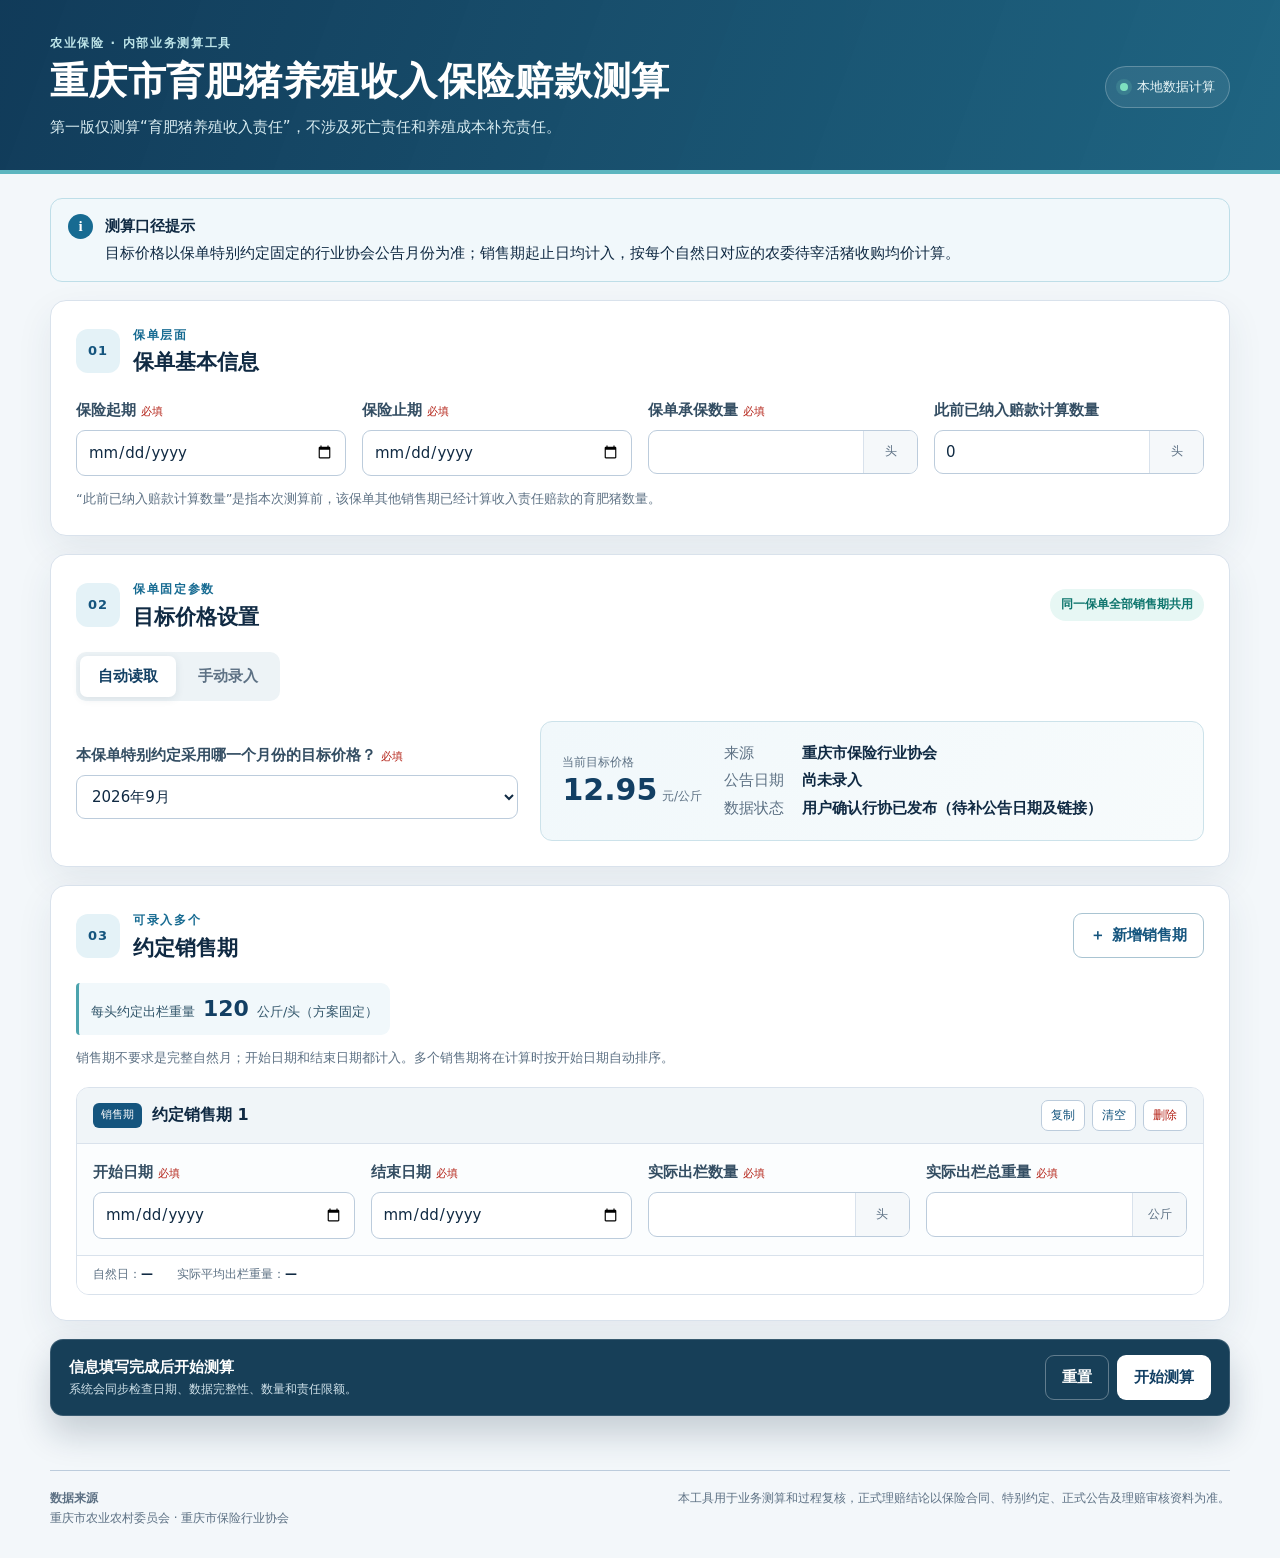
<file: pig-income-claim/index.html>
<!doctype html>
<html lang="zh-CN">
  <head>
    <meta charset="UTF-8" />
    <meta name="viewport" content="width=device-width, initial-scale=1.0" />
    <meta name="description" content="重庆市育肥猪养殖收入保险赔款测算工具" />
    <title>重庆市育肥猪养殖收入保险赔款测算</title>
    <link rel="stylesheet" href="./assets/css/style.css" />
  </head>
  <body>
    <a class="skip-link" href="#main-content">跳到主要内容</a>

    <header class="site-header no-print">
      <div class="header-inner">
        <div>
          <p class="eyebrow">农业保险 · 内部业务测算工具</p>
          <h1>重庆市育肥猪养殖收入保险赔款测算</h1>
          <p class="header-subtitle">第一版仅测算“育肥猪养殖收入责任”，不涉及死亡责任和养殖成本补充责任。</p>
        </div>
        <div class="header-status" aria-label="工具状态">
          <span class="status-dot" aria-hidden="true"></span>
          <span>本地数据计算</span>
        </div>
      </div>
    </header>

    <main id="main-content" class="page-shell">
      <section class="print-only print-title">
        <p>重庆市育肥猪养殖收入保险</p>
        <h1>育肥猪养殖收入保险赔款测算单</h1>
        <p>计算时间：<span data-printed-at>—</span></p>
      </section>

      <section class="tool-notice" aria-label="使用提示">
        <div class="notice-icon" aria-hidden="true">i</div>
        <div>
          <strong>测算口径提示</strong>
          <p>目标价格以保单特别约定固定的行业协会公告月份为准；销售期起止日均计入，按每个自然日对应的农委待宰活猪收购均价计算。</p>
        </div>
      </section>

      <div id="data-load-alert" class="alert alert-error" role="alert" hidden></div>

      <section class="card" aria-labelledby="policy-heading">
        <div class="section-heading">
          <div class="step-number">01</div>
          <div>
            <p class="section-kicker">保单层面</p>
            <h2 id="policy-heading">保单基本信息</h2>
          </div>
        </div>
        <div class="form-grid four-columns">
          <label class="field">
            <span>保险起期 <em>必填</em></span>
            <input id="insurance-start" type="date" autocomplete="off" />
          </label>
          <label class="field">
            <span>保险止期 <em>必填</em></span>
            <input id="insurance-end" type="date" autocomplete="off" />
          </label>
          <label class="field">
            <span>保单承保数量 <em>必填</em></span>
            <div class="input-with-unit"><input id="insured-count" type="number" min="1" step="1" inputmode="numeric" /><span>头</span></div>
          </label>
          <label class="field">
            <span>此前已纳入赔款计算数量</span>
            <div class="input-with-unit"><input id="previous-count" type="number" min="0" step="1" value="0" inputmode="numeric" /><span>头</span></div>
          </label>
        </div>
        <p class="field-help">“此前已纳入赔款计算数量”是指本次测算前，该保单其他销售期已经计算收入责任赔款的育肥猪数量。</p>
      </section>

      <section class="card" aria-labelledby="target-heading">
        <div class="section-heading heading-with-badge">
          <div class="section-heading-main">
            <div class="step-number">02</div>
            <div>
              <p class="section-kicker">保单固定参数</p>
              <h2 id="target-heading">目标价格设置</h2>
            </div>
          </div>
          <span class="fixed-badge">同一保单全部销售期共用</span>
        </div>

        <fieldset class="mode-switch no-print">
          <legend>目标价格获取方式</legend>
          <label><input type="radio" name="target-mode" value="auto" checked /><span>自动读取</span></label>
          <label><input type="radio" name="target-mode" value="manual" /><span>手动录入</span></label>
        </fieldset>

        <div id="auto-target-panel">
          <div class="target-layout">
            <label class="field target-month-field">
              <span>本保单特别约定采用哪一个月份的目标价格？ <em>必填</em></span>
              <select id="target-month"></select>
            </label>
            <div id="target-source-card" class="target-source-card" aria-live="polite">
              <div>
                <p>当前目标价格</p>
                <strong id="auto-target-price">—</strong>
                <span>元/公斤</span>
              </div>
              <dl>
                <div><dt>来源</dt><dd id="auto-target-source">—</dd></div>
                <div><dt>公告日期</dt><dd id="auto-target-date">—</dd></div>
                <div><dt>数据状态</dt><dd id="auto-target-status">—</dd></div>
              </dl>
              <a id="auto-target-link" class="source-link" href="#" target="_blank" rel="noreferrer" hidden>查看正式公告</a>
            </div>
          </div>
        </div>

        <div id="manual-target-panel" hidden>
          <div class="form-grid two-columns">
            <label class="field">
              <span>目标价格对应年月 <em>必填</em></span>
              <input id="manual-target-month" type="month" value="2026-08" />
            </label>
            <label class="field">
              <span>目标价格 <em>必填</em></span>
              <div class="input-with-unit"><input id="manual-target-price" type="number" min="0.0001" step="0.01" inputmode="decimal" /><span>元/公斤</span></div>
            </label>
            <label class="field">
              <span>公告发布日期（选填）</span>
              <input id="manual-target-date" type="date" />
            </label>
            <label class="field">
              <span>公告链接或备注（选填）</span>
              <input id="manual-target-note" type="text" maxlength="300" placeholder="可粘贴公告链接或填写复核备注" />
            </label>
          </div>
          <div class="alert alert-warning compact-alert">
            本次目标价格为用户手动录入，仅用于当前页面本次测算，不会写入或覆盖公共目标价格数据文件。
          </div>
        </div>
      </section>

      <section class="card" aria-labelledby="period-heading">
        <div class="section-heading heading-with-action">
          <div class="section-heading-main">
            <div class="step-number">03</div>
            <div>
              <p class="section-kicker">可录入多个</p>
              <h2 id="period-heading">约定销售期</h2>
            </div>
          </div>
          <button id="add-period" class="button button-secondary no-print" type="button"><span aria-hidden="true">＋</span>新增销售期</button>
        </div>

        <div class="fixed-parameter"><span>每头约定出栏重量</span><strong>120</strong><span>公斤/头（方案固定）</span></div>
        <p class="field-help">销售期不要求是完整自然月；开始日期和结束日期都计入。多个销售期将在计算时按开始日期自动排序。</p>
        <div id="period-list" class="period-list"></div>
      </section>

      <section class="action-bar no-print" aria-label="测算操作">
        <div>
          <strong>信息填写完成后开始测算</strong>
          <span>系统会同步检查日期、数据完整性、数量和责任限额。</span>
        </div>
        <div class="action-buttons">
          <button id="reset-all" class="button button-ghost" type="button">重置</button>
          <button id="calculate" class="button button-primary" type="button">开始测算</button>
        </div>
      </section>

      <section id="result-section" class="results" hidden aria-labelledby="result-heading">
        <div id="result-status" class="result-status" role="status"></div>
        <div id="validation-messages"></div>

        <div class="results-heading">
          <div>
            <p class="section-kicker">计算结果</p>
            <h2 id="result-heading">销售期赔款测算明细</h2>
          </div>
          <button id="print-result" class="button button-secondary no-print" type="button">打印 / 导出PDF</button>
        </div>

        <div id="period-results" class="period-results"></div>

        <section class="summary-section" aria-labelledby="summary-heading">
          <div class="summary-title">
            <div>
              <p class="section-kicker">保单层面</p>
              <h2 id="summary-heading">多销售期汇总</h2>
            </div>
            <div class="claim-total"><span>当前页面累计赔款</span><strong id="summary-current-claims">0.00</strong><span>元</span></div>
          </div>

          <div class="table-scroll">
            <table class="summary-table">
              <thead>
                <tr>
                  <th>序号</th><th>销售期</th><th>出栏数量</th><th>实际价格</th><th>价差</th><th>每头赔款</th><th>销售期赔款</th><th>数据状态</th>
                </tr>
              </thead>
              <tbody id="summary-table-body"></tbody>
            </table>
          </div>

          <div id="summary-cards" class="summary-cards"></div>
          <p class="summary-note">理论剩余责任限额按“剩余可纳入赔款计算数量 × 600元/头”计算，不代替财务系统中已赔金额核对。</p>
        </section>

        <section class="calculation-basis" aria-labelledby="basis-heading">
          <h2 id="basis-heading">计算依据与使用说明</h2>
          <div class="basis-grid">
            <div><strong>实际价格</strong><p>销售期内每个自然日对应的待宰活猪收购价之和 ÷ 自然日总天数。</p></div>
            <div><strong>赔款计算重量</strong><p>实际平均出栏重量与120公斤之间的较小值。</p></div>
            <div><strong>精度</strong><p>每头赔款保留完整精度，乘以实际出栏数量后，销售期总赔款保留两位小数。</p></div>
            <div><strong>责任限额</strong><p>收入责任每头赔款最高600元；累计数量不得超过保单承保数量。</p></div>
          </div>
          <div id="manual-print-warning" class="alert alert-warning" hidden>
            本次测算目标价格为用户手动录入，请根据保单特别约定及行业协会正式公告进行复核。
          </div>
        </section>
      </section>
    </main>

    <footer class="site-footer">
      <div>
        <strong>数据来源</strong>
        <span>重庆市农业农村委员会 · 重庆市保险行业协会</span>
      </div>
      <p>本工具用于业务测算和过程复核，正式理赔结论以保险合同、特别约定、正式公告及理赔审核资料为准。</p>
    </footer>

    <template id="period-template">
      <article class="period-card" data-period-card>
        <div class="period-card-header">
          <div>
            <span class="period-order">销售期</span>
            <h3 data-period-title>约定销售期</h3>
          </div>
          <div class="period-actions no-print">
            <button type="button" data-action="copy">复制</button>
            <button type="button" data-action="clear">清空</button>
            <button type="button" data-action="delete" class="danger-action">删除</button>
          </div>
        </div>
        <div class="form-grid four-columns">
          <label class="field"><span>开始日期 <em>必填</em></span><input data-field="start" type="date" /></label>
          <label class="field"><span>结束日期 <em>必填</em></span><input data-field="end" type="date" /></label>
          <label class="field"><span>实际出栏数量 <em>必填</em></span><div class="input-with-unit"><input data-field="quantity" type="number" min="1" step="1" inputmode="numeric" /><span>头</span></div></label>
          <label class="field"><span>实际出栏总重量 <em>必填</em></span><div class="input-with-unit"><input data-field="totalWeight" type="number" min="0.01" step="0.01" inputmode="decimal" /><span>公斤</span></div></label>
        </div>
        <div class="period-inline-summary">
          <span>自然日：<strong data-days>—</strong></span>
          <span>实际平均出栏重量：<strong data-average-weight>—</strong></span>
        </div>
      </article>
    </template>

    <script type="module" src="./assets/js/app.js"></script>
  </body>
</html>
</file>
<file: pig-income-claim/assets/css/style.css>
:root {
  --ink: #102a43;
  --muted: #5d7184;
  --line: #d9e2ec;
  --line-strong: #bcccdc;
  --paper: #ffffff;
  --canvas: #f3f7fa;
  --blue-900: #123f63;
  --blue-800: #15557e;
  --blue-700: #176b92;
  --blue-100: #e4f2f7;
  --blue-50: #f1f8fb;
  --teal: #0f766e;
  --teal-soft: #e7f7f4;
  --green: #26734d;
  --green-soft: #edf8f1;
  --amber: #a55b07;
  --amber-soft: #fff7e8;
  --red: #b42318;
  --red-soft: #fff0ef;
  --shadow: 0 14px 36px rgba(35, 62, 83, 0.08);
  --radius: 16px;
  --font: "Microsoft YaHei", "PingFang SC", "Noto Sans CJK SC", system-ui, sans-serif;
}

* { box-sizing: border-box; }

html { scroll-behavior: smooth; }

body {
  margin: 0;
  color: var(--ink);
  background: var(--canvas);
  font-family: var(--font);
  font-size: 15px;
  line-height: 1.65;
}

button, input, select { font: inherit; }

button { cursor: pointer; }

a { color: var(--blue-700); }

.skip-link {
  position: fixed;
  left: 16px;
  top: -60px;
  z-index: 100;
  padding: 10px 14px;
  color: #fff;
  background: var(--blue-900);
  border-radius: 8px;
}

.skip-link:focus { top: 16px; }

.site-header {
  color: #fff;
  background:
    linear-gradient(110deg, rgba(12, 55, 86, 0.98), rgba(18, 91, 122, 0.94)),
    radial-gradient(circle at 85% 20%, rgba(255,255,255,.16), transparent 30%);
  border-bottom: 4px solid #5cb5bf;
}

.header-inner {
  width: min(1180px, calc(100% - 40px));
  margin: 0 auto;
  padding: 34px 0 30px;
  display: flex;
  justify-content: space-between;
  gap: 32px;
  align-items: center;
}

.eyebrow, .section-kicker {
  margin: 0 0 4px;
  font-size: 12px;
  font-weight: 700;
  letter-spacing: .14em;
  text-transform: uppercase;
}

.site-header .eyebrow { color: #bde4e8; }

.site-header h1 {
  margin: 0;
  font-size: clamp(25px, 3.2vw, 38px);
  line-height: 1.25;
  letter-spacing: .02em;
}

.header-subtitle {
  max-width: 760px;
  margin: 10px 0 0;
  color: #d9edf2;
}

.header-status {
  flex: 0 0 auto;
  display: inline-flex;
  align-items: center;
  gap: 9px;
  padding: 9px 14px;
  border: 1px solid rgba(255,255,255,.24);
  border-radius: 999px;
  color: #eaf7f8;
  background: rgba(255,255,255,.08);
  font-size: 13px;
  white-space: nowrap;
}

.status-dot {
  width: 8px;
  height: 8px;
  background: #7ee0bf;
  border-radius: 50%;
  box-shadow: 0 0 0 4px rgba(126,224,191,.15);
}

.page-shell {
  width: min(1180px, calc(100% - 40px));
  margin: 24px auto 54px;
}

.tool-notice, .alert {
  display: flex;
  align-items: flex-start;
  gap: 12px;
  padding: 15px 17px;
  border-radius: 12px;
  border: 1px solid #bedee8;
  background: var(--blue-50);
}

.tool-notice { margin-bottom: 18px; }

.tool-notice p, .alert p { margin: 2px 0 0; }

.notice-icon {
  flex: 0 0 auto;
  width: 25px;
  height: 25px;
  display: grid;
  place-items: center;
  color: #fff;
  background: var(--blue-700);
  border-radius: 50%;
  font-weight: 800;
  font-family: Georgia, serif;
}

.alert { margin: 14px 0; }
.alert-error { color: #7a271a; border-color: #f0b7b0; background: var(--red-soft); }
.alert-warning { color: #784207; border-color: #f3d19a; background: var(--amber-soft); }
.alert-success { color: #175c3c; border-color: #abd8bd; background: var(--green-soft); }
.compact-alert { padding: 11px 13px; font-size: 13px; }

.card, .summary-section, .calculation-basis {
  margin-top: 18px;
  padding: 25px;
  background: var(--paper);
  border: 1px solid var(--line);
  border-radius: var(--radius);
  box-shadow: var(--shadow);
}

.section-heading, .section-heading-main, .results-heading, .summary-title {
  display: flex;
  align-items: center;
  gap: 13px;
}

.section-heading { margin-bottom: 22px; }
.heading-with-badge, .heading-with-action, .results-heading, .summary-title { justify-content: space-between; }

.step-number {
  flex: 0 0 auto;
  width: 44px;
  height: 44px;
  display: grid;
  place-items: center;
  color: var(--blue-800);
  background: var(--blue-100);
  border-radius: 12px;
  font-size: 13px;
  font-weight: 800;
  letter-spacing: .08em;
}

.section-kicker { color: var(--blue-700); }

.section-heading h2, .results-heading h2, .summary-title h2, .calculation-basis h2 {
  margin: 0;
  font-size: 21px;
  line-height: 1.25;
}

.fixed-badge {
  padding: 6px 11px;
  color: var(--teal);
  background: var(--teal-soft);
  border-radius: 999px;
  font-size: 12px;
  font-weight: 700;
}

.form-grid {
  display: grid;
  gap: 16px;
}

.four-columns { grid-template-columns: repeat(4, minmax(0, 1fr)); }
.two-columns { grid-template-columns: repeat(2, minmax(0, 1fr)); }

.field {
  display: flex;
  flex-direction: column;
  gap: 7px;
  min-width: 0;
}

.field > span:first-child {
  min-height: 25px;
  color: #344e63;
  font-weight: 650;
}

.field em { color: var(--red); font-size: 11px; font-style: normal; font-weight: 500; }

input, select {
  width: 100%;
  min-height: 44px;
  padding: 9px 11px;
  color: var(--ink);
  background: #fff;
  border: 1px solid var(--line-strong);
  border-radius: 9px;
  outline: none;
  transition: border-color .16s ease, box-shadow .16s ease;
}

input:focus, select:focus {
  border-color: var(--blue-700);
  box-shadow: 0 0 0 3px rgba(23, 107, 146, .12);
}

input[aria-invalid="true"], select[aria-invalid="true"] {
  border-color: var(--red);
  background: #fffafa;
}

.input-with-unit { position: relative; }
.input-with-unit input { padding-right: 62px; }
.input-with-unit span {
  position: absolute;
  right: 1px;
  top: 1px;
  bottom: 1px;
  min-width: 54px;
  display: grid;
  place-items: center;
  color: var(--muted);
  background: #f5f8fa;
  border-left: 1px solid var(--line);
  border-radius: 0 8px 8px 0;
  font-size: 12px;
}

.field-help {
  margin: 12px 0 0;
  color: var(--muted);
  font-size: 13px;
}

.mode-switch {
  width: fit-content;
  display: flex;
  gap: 4px;
  margin: 0 0 20px;
  padding: 4px;
  background: #edf3f6;
  border: 0;
  border-radius: 10px;
}

.mode-switch legend {
  position: absolute;
  width: 1px;
  height: 1px;
  overflow: hidden;
  clip: rect(0,0,0,0);
}

.mode-switch label { cursor: pointer; }
.mode-switch input {
  position: absolute;
  width: 1px;
  min-height: 1px;
  height: 1px;
  margin: 0;
  opacity: 0;
  pointer-events: none;
}
.mode-switch span {
  display: block;
  padding: 8px 18px;
  border-radius: 7px;
  color: var(--muted);
  font-weight: 650;
}
.mode-switch input:checked + span { color: var(--blue-900); background: #fff; box-shadow: 0 2px 9px rgba(41,68,86,.1); }
.mode-switch input:focus-visible + span { outline: 3px solid rgba(23,107,146,.22); }

.target-layout {
  display: grid;
  grid-template-columns: minmax(280px, .8fr) minmax(420px, 1.2fr);
  gap: 22px;
  align-items: stretch;
}

.target-month-field { justify-content: center; }

.target-source-card {
  display: grid;
  grid-template-columns: auto 1fr auto;
  gap: 22px;
  align-items: center;
  padding: 19px 21px;
  background: linear-gradient(120deg, #f1f8fb, #f7fbfc);
  border: 1px solid #cce2ea;
  border-radius: 12px;
}

.target-source-card p { margin: 0; color: var(--muted); font-size: 12px; }
.target-source-card strong { color: var(--blue-900); font-size: 30px; line-height: 1.1; }
.target-source-card > div > span { color: var(--muted); font-size: 12px; }
.target-source-card dl { margin: 0; display: grid; gap: 3px; }
.target-source-card dl div { display: grid; grid-template-columns: 70px 1fr; gap: 8px; }
.target-source-card dt { color: var(--muted); }
.target-source-card dd { margin: 0; font-weight: 600; }
.source-link { white-space: nowrap; font-size: 13px; }

.fixed-parameter {
  width: fit-content;
  display: flex;
  align-items: baseline;
  gap: 8px;
  margin-bottom: 10px;
  padding: 8px 12px;
  color: #31556a;
  background: var(--blue-50);
  border-left: 3px solid #4ba3ad;
  border-radius: 4px 9px 9px 4px;
  font-size: 13px;
}
.fixed-parameter strong { color: var(--blue-900); font-size: 22px; }

.period-list { display: grid; gap: 14px; margin-top: 18px; }

.period-card {
  overflow: hidden;
  border: 1px solid var(--line);
  border-radius: 13px;
  background: #fbfdfe;
}

.period-card.has-error { border-color: #e6a49e; box-shadow: inset 4px 0 0 #cf5b51; }

.period-card-header {
  display: flex;
  align-items: center;
  justify-content: space-between;
  gap: 16px;
  padding: 12px 16px;
  background: #f0f5f8;
  border-bottom: 1px solid var(--line);
}

.period-card-header > div:first-child { display: flex; align-items: center; gap: 10px; }
.period-card-header h3 { margin: 0; font-size: 16px; }
.period-order { padding: 3px 8px; color: #fff; background: var(--blue-800); border-radius: 6px; font-size: 11px; }
.period-card > .form-grid { padding: 16px; }
.period-actions { display: flex; gap: 7px; }
.period-actions button {
  padding: 5px 9px;
  color: var(--blue-800);
  background: #fff;
  border: 1px solid var(--line-strong);
  border-radius: 7px;
  font-size: 12px;
}
.period-actions button:hover { border-color: var(--blue-700); }
.period-actions .danger-action { color: var(--red); }

.period-inline-summary {
  display: flex;
  gap: 24px;
  padding: 9px 16px;
  color: var(--muted);
  background: #fff;
  border-top: 1px solid var(--line);
  font-size: 12px;
}
.period-inline-summary strong { color: var(--ink); }

.button {
  min-height: 42px;
  display: inline-flex;
  align-items: center;
  justify-content: center;
  gap: 7px;
  padding: 9px 16px;
  border-radius: 9px;
  border: 1px solid transparent;
  font-weight: 700;
  transition: transform .14s ease, box-shadow .14s ease, background .14s ease;
}
.button:hover { transform: translateY(-1px); }
.button:focus-visible { outline: 3px solid rgba(23,107,146,.22); outline-offset: 2px; }
.button-primary { color: #fff; background: var(--blue-800); box-shadow: 0 8px 18px rgba(21,85,126,.2); }
.button-primary:hover { background: var(--blue-900); }
.button-secondary { color: var(--blue-800); background: #fff; border-color: #a9c4d2; }
.button-ghost { color: var(--muted); background: transparent; border-color: var(--line-strong); }

.action-bar {
  position: static;
  display: flex;
  align-items: center;
  justify-content: space-between;
  gap: 20px;
  margin-top: 18px;
  padding: 15px 18px;
  color: #fff;
  background: rgba(16, 57, 83, .97);
  border: 1px solid rgba(255,255,255,.14);
  border-radius: 13px;
  box-shadow: 0 18px 34px rgba(16,42,67,.2);
  backdrop-filter: blur(10px);
}
.action-bar > div:first-child { display: grid; }
.action-bar span { color: #cfe1e9; font-size: 12px; }
.action-buttons { display: flex; gap: 8px; }
.action-bar .button-ghost { color: #fff; border-color: rgba(255,255,255,.32); }
.action-bar .button-primary { color: var(--blue-900); background: #fff; box-shadow: none; }

.results { margin-top: 30px; }

.result-status {
  display: flex;
  align-items: center;
  justify-content: space-between;
  gap: 14px;
  padding: 15px 18px;
  border-radius: 12px;
  font-weight: 700;
}
.result-status.valid { color: #175c3c; background: var(--green-soft); border: 1px solid #abd8bd; }
.result-status.invalid { color: #7a271a; background: var(--red-soft); border: 1px solid #f0b7b0; }
.result-status.partial { color: #784207; background: var(--amber-soft); border: 1px solid #f3d19a; }

.validation-list { margin: 12px 0 0; padding: 14px 16px 14px 38px; color: #7a271a; background: #fff; border: 1px solid #f0c7c2; border-radius: 11px; }
.validation-list li + li { margin-top: 4px; }

.results-heading { margin: 28px 0 14px; }

.period-results { display: grid; gap: 16px; }

.result-card {
  background: #fff;
  border: 1px solid var(--line);
  border-radius: 14px;
  box-shadow: var(--shadow);
  overflow: hidden;
}
.result-card.incomplete { border-color: #e8c790; }
.result-card summary {
  list-style: none;
  display: grid;
  grid-template-columns: minmax(210px, 1.5fr) repeat(3, minmax(120px, .65fr)) auto;
  gap: 18px;
  align-items: center;
  padding: 18px 20px;
  cursor: pointer;
}
.result-card summary::-webkit-details-marker { display: none; }
.result-card summary::after { content: "展开"; color: var(--blue-700); font-size: 12px; }
.result-card[open] summary::after { content: "收起"; }
.result-card summary h3 { margin: 0; font-size: 17px; }
.result-card summary p { margin: 2px 0 0; color: var(--muted); font-size: 12px; }
.result-kpi span { display: block; color: var(--muted); font-size: 11px; }
.result-kpi strong { font-size: 18px; }
.result-kpi.primary strong { color: var(--blue-900); font-size: 23px; }

.result-detail { padding: 0 20px 20px; border-top: 1px solid var(--line); }
.result-message { margin: 15px 0; padding: 10px 12px; border-radius: 8px; font-size: 13px; }
.result-message.triggered { color: #175c3c; background: var(--green-soft); }
.result-message.not-triggered { color: #425d70; background: #f1f5f7; }
.result-message.incomplete { color: #784207; background: var(--amber-soft); }

.detail-grid {
  display: grid;
  grid-template-columns: repeat(4, minmax(0, 1fr));
  border-top: 1px solid var(--line);
  border-left: 1px solid var(--line);
}
.detail-grid div { padding: 10px 12px; border-right: 1px solid var(--line); border-bottom: 1px solid var(--line); }
.detail-grid dt { color: var(--muted); font-size: 11px; }
.detail-grid dd { margin: 2px 0 0; font-weight: 650; word-break: break-word; }
.detail-grid .wide { grid-column: span 2; }

.missing-dates { margin-top: 13px; color: #784207; font-size: 12px; }
.missing-dates code { display: block; max-height: 90px; overflow: auto; padding: 8px; background: #fffaf2; border-radius: 6px; white-space: normal; }
.source-list { margin: 12px 0 0; padding-left: 18px; font-size: 12px; }

.summary-section { margin-top: 20px; }
.claim-total { display: flex; align-items: baseline; gap: 6px; color: var(--muted); }
.claim-total strong { color: var(--blue-900); font-size: 30px; }

.table-scroll { margin-top: 18px; overflow-x: auto; }
.summary-table { width: 100%; border-collapse: collapse; font-size: 13px; }
.summary-table th { padding: 10px 9px; color: #fff; background: var(--blue-900); text-align: left; white-space: nowrap; }
.summary-table td { padding: 10px 9px; border-bottom: 1px solid var(--line); white-space: nowrap; }
.summary-table tbody tr:nth-child(even) { background: #f8fbfc; }
.data-chip { display: inline-flex; padding: 3px 7px; border-radius: 999px; font-size: 11px; font-weight: 700; }
.data-chip.complete { color: #175c3c; background: var(--green-soft); }
.data-chip.incomplete { color: #784207; background: var(--amber-soft); }

.summary-cards {
  display: grid;
  grid-template-columns: repeat(4, minmax(0, 1fr));
  gap: 10px;
  margin-top: 18px;
}
.summary-card { padding: 13px 14px; background: #f5f8fa; border: 1px solid var(--line); border-radius: 10px; }
.summary-card span { display: block; color: var(--muted); font-size: 11px; }
.summary-card strong { display: block; margin-top: 2px; font-size: 19px; }
.summary-card.highlight { background: var(--blue-50); border-color: #c4dfea; }
.summary-note { margin: 10px 0 0; color: var(--muted); font-size: 12px; }

.calculation-basis { box-shadow: none; }
.basis-grid { display: grid; grid-template-columns: repeat(2, minmax(0, 1fr)); gap: 12px; margin-top: 16px; }
.basis-grid > div { padding: 13px 14px; background: #f7fafb; border-left: 3px solid #74b7bd; }
.basis-grid p { margin: 3px 0 0; color: var(--muted); font-size: 12px; }

.site-footer {
  width: min(1180px, calc(100% - 40px));
  margin: 0 auto 30px;
  padding-top: 18px;
  color: var(--muted);
  border-top: 1px solid var(--line-strong);
  display: flex;
  justify-content: space-between;
  gap: 30px;
  font-size: 12px;
}
.site-footer > div { display: grid; }
.site-footer p { max-width: 650px; margin: 0; text-align: right; }

.print-only { display: none; }
[hidden] { display: none !important; }

@media (max-width: 920px) {
  .four-columns { grid-template-columns: repeat(2, minmax(0, 1fr)); }
  .target-layout { grid-template-columns: 1fr; }
  .target-source-card { grid-template-columns: auto 1fr; }
  .target-source-card .source-link { grid-column: 1 / -1; }
  .result-card summary { grid-template-columns: 1.4fr repeat(2, .7fr) auto; }
  .result-card summary .result-kpi:nth-of-type(3) { display: none; }
  .detail-grid, .summary-cards { grid-template-columns: repeat(2, minmax(0, 1fr)); }
}

@media (max-width: 640px) {
  body { font-size: 14px; }
  .header-inner, .page-shell, .site-footer { width: min(100% - 24px, 1180px); }
  .header-inner { align-items: flex-start; flex-direction: column; padding: 26px 0 23px; }
  .header-status { align-self: flex-start; }
  .card, .summary-section, .calculation-basis { padding: 17px; border-radius: 13px; }
  .section-heading { align-items: flex-start; }
  .heading-with-badge, .heading-with-action, .results-heading, .summary-title { align-items: flex-start; flex-direction: column; }
  .four-columns, .two-columns, .basis-grid, .detail-grid, .summary-cards { grid-template-columns: 1fr; }
  .detail-grid .wide { grid-column: span 1; }
  .fixed-badge { align-self: flex-start; }
  .target-source-card { grid-template-columns: 1fr; gap: 12px; }
  .period-card-header { align-items: flex-start; flex-direction: column; }
  .period-actions { width: 100%; }
  .period-actions button { flex: 1; }
  .period-inline-summary { flex-direction: column; gap: 2px; }
  .action-bar { position: static; align-items: stretch; flex-direction: column; }
  .action-buttons, .action-buttons .button { flex: 1; }
  .result-card summary { grid-template-columns: 1fr 1fr; gap: 10px; }
  .result-card summary > div:first-child { grid-column: 1 / -1; }
  .result-card summary::after { justify-self: end; }
  .claim-total { flex-wrap: wrap; }
  .site-footer { flex-direction: column; }
  .site-footer p { text-align: left; }
}

@page { size: A4 portrait; margin: 13mm 12mm 14mm; }

@media print {
  :root { --ink: #000; --muted: #333; --line: #b6b6b6; }
  body { background: #fff; color: #000; font-size: 9.5pt; line-height: 1.45; }
  .no-print, .site-header, .tool-notice, .site-footer { display: none !important; }
  .print-only { display: block !important; }
  .page-shell { width: 100%; margin: 0; }
  .print-title { text-align: center; margin-bottom: 7mm; border-bottom: 1px solid #333; padding-bottom: 4mm; }
  .print-title p { margin: 0; font-size: 9pt; }
  .print-title h1 { margin: 1mm 0 2mm; font-size: 18pt; }
  .card, .summary-section, .calculation-basis, .result-card { margin-top: 4mm; padding: 4mm; border: 1px solid #777; border-radius: 0; box-shadow: none; break-inside: avoid; }
  .section-heading { margin-bottom: 3mm; }
  .step-number { width: 8mm; height: 8mm; border: 1px solid #777; border-radius: 0; background: #fff; color: #000; }
  .field input, .field select { min-height: 7mm; padding: 1mm; border: 0; border-bottom: 1px solid #999; border-radius: 0; }
  .input-with-unit span { background: #fff; border: 0; }
  .target-source-card { padding: 3mm; border-radius: 0; background: #fff; }
  .period-card { border-radius: 0; }
  .period-card-header { padding: 2mm 3mm; background: #eee; }
  .period-order { color: #000; background: #fff; border: 1px solid #777; }
  .results { margin-top: 4mm; }
  .result-status { border-radius: 0; padding: 3mm; }
  .results-heading { margin: 5mm 0 3mm; }
  .result-card { padding: 0; break-inside: avoid; }
  .result-card summary { grid-template-columns: 1.4fr repeat(3, .7fr); padding: 3mm; }
  .result-card summary::after { display: none; }
  .result-card:not([open]) .result-detail { display: block; }
  .result-detail { padding: 0 3mm 3mm; }
  .detail-grid { grid-template-columns: repeat(4, 1fr); }
  .detail-grid div { padding: 2mm; }
  .summary-table { font-size: 8pt; }
  .summary-table th { color: #000; background: #ddd; }
  .summary-cards { grid-template-columns: repeat(4, 1fr); }
  .summary-card { padding: 2mm; background: #fff; border-radius: 0; }
  .basis-grid { grid-template-columns: repeat(2, 1fr); }
  .basis-grid > div { padding: 2mm; background: #fff; border-left: 2px solid #777; }
  a { color: #000; text-decoration: none; word-break: break-all; }
}
</file>
